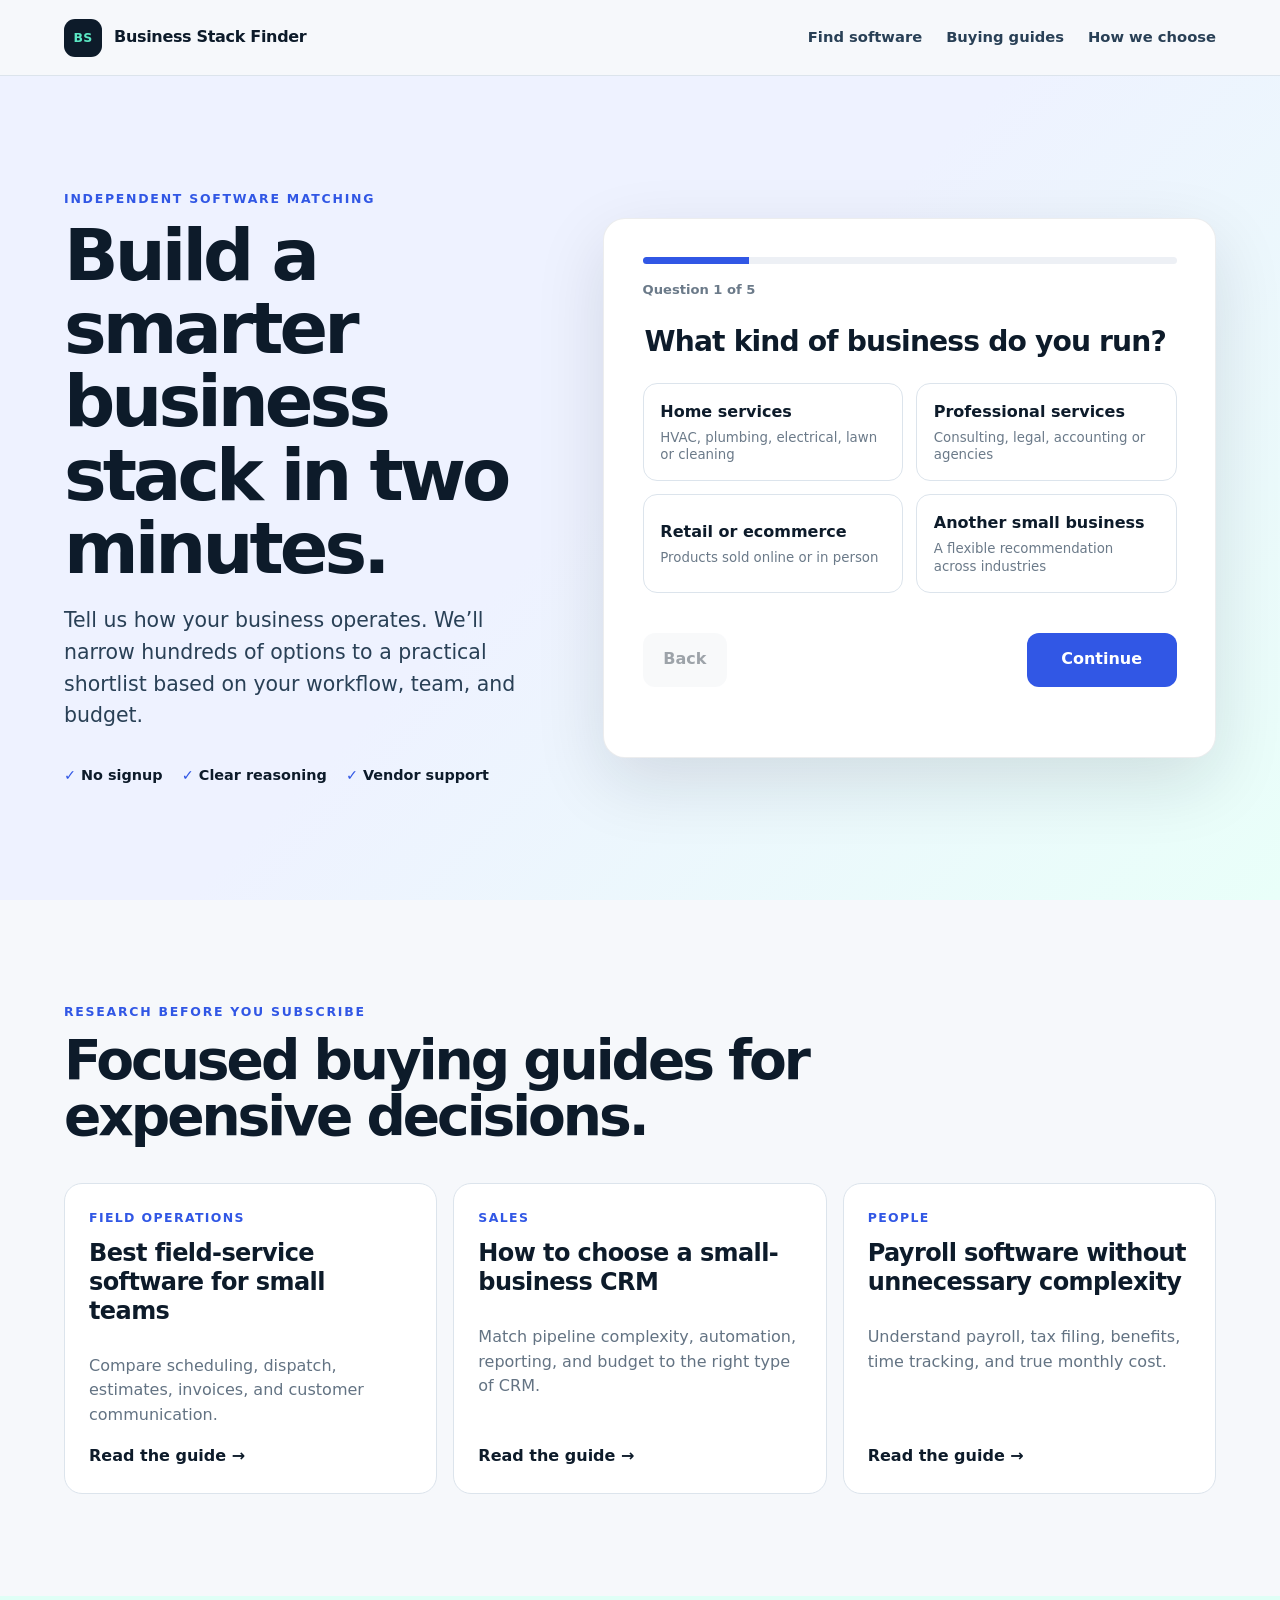
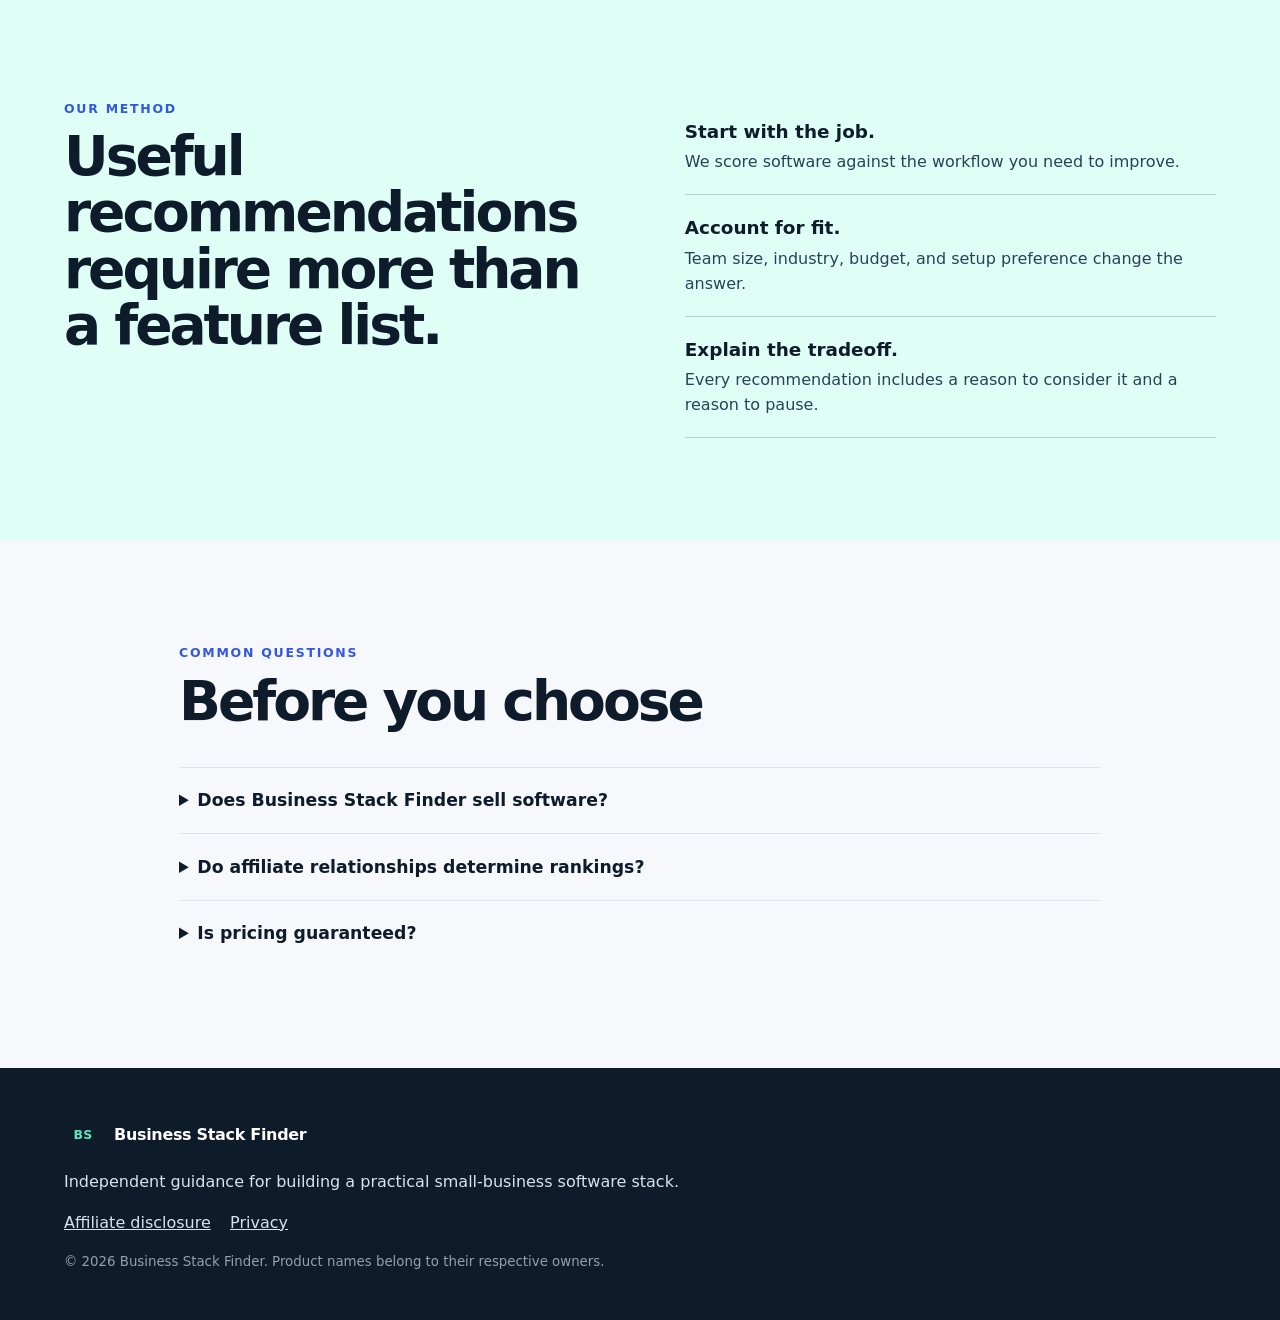
<file: index.html>
<!doctype html>
<html lang="en">
<head>
  <meta charset="utf-8">
  <meta name="viewport" content="width=device-width,initial-scale=1">
  <title>Business Stack Finder | Find the Right Software for Your Business</title>
  <meta name="description" content="Answer five practical questions and get a focused small-business software shortlist for CRM, scheduling, payroll, invoicing, ecommerce, and marketing.">
  <meta name="robots" content="index,follow">
  <link rel="canonical" href="/">
  <link rel="stylesheet" href="styles.css">
  <link rel="icon" type="image/svg+xml" href="data:image/svg+xml,%3Csvg xmlns='http://www.w3.org/2000/svg' viewBox='0 0 64 64'%3E%3Crect width='64' height='64' rx='16' fill='%230d1b2a'/%3E%3Cpath d='M16 18h32v8H16zm0 12h22v8H16zm0 12h14v8H16z' fill='%235be7c4'/%3E%3C/svg%3E">
  <script type="application/ld+json">{"@context":"https://schema.org","@type":"WebApplication","name":"Business Stack Finder","applicationCategory":"BusinessApplication","description":"An independent software matching tool for small businesses.","operatingSystem":"Web"}</script>
</head>
<body>
  <a class="skip-link" href="#matcher">Skip to software matcher</a>
  <header class="site-header">
    <a class="brand" href="/" aria-label="Business Stack Finder home"><span class="brand-mark">BS</span><span>Business Stack Finder</span></a>
    <nav aria-label="Main navigation">
      <a href="#matcher">Find software</a>
      <a href="#guides">Buying guides</a>
      <a href="#method">How we choose</a>
    </nav>
  </header>

  <main>
    <section class="matcher-shell" id="matcher">
      <div class="intro">
        <p class="eyebrow">Independent software matching</p>
        <h1>Build a smarter business stack in two minutes.</h1>
        <p class="lede">Tell us how your business operates. We’ll narrow hundreds of options to a practical shortlist based on your workflow, team, and budget.</p>
        <div class="trust-row" aria-label="Benefits">
          <span>✓ No signup</span><span>✓ Clear reasoning</span><span>✓ Vendor support</span>
        </div>
      </div>

      <form class="matcher-card" id="stack-form">
        <div class="progress"><span id="progress-bar"></span></div>
        <p class="step-count" id="step-count">Question 1 of 5</p>

        <fieldset class="question active" data-step="1">
          <legend>What kind of business do you run?</legend>
          <div class="choice-grid">
            <label><input type="radio" name="industry" value="field" required><span><b>Home services</b><small>HVAC, plumbing, electrical, lawn or cleaning</small></span></label>
            <label><input type="radio" name="industry" value="professional"><span><b>Professional services</b><small>Consulting, legal, accounting or agencies</small></span></label>
            <label><input type="radio" name="industry" value="retail"><span><b>Retail or ecommerce</b><small>Products sold online or in person</small></span></label>
            <label><input type="radio" name="industry" value="general"><span><b>Another small business</b><small>A flexible recommendation across industries</small></span></label>
          </div>
        </fieldset>

        <fieldset class="question" data-step="2">
          <legend>How large is your team?</legend>
          <div class="choice-row">
            <label><input type="radio" name="team" value="solo" required><span>Just me</span></label>
            <label><input type="radio" name="team" value="small"><span>2–10</span></label>
            <label><input type="radio" name="team" value="growing"><span>11–50</span></label>
            <label><input type="radio" name="team" value="large"><span>51+</span></label>
          </div>
        </fieldset>

        <fieldset class="question" data-step="3">
          <legend>What do you most need to improve?</legend>
          <div class="choice-grid compact">
            <label><input type="radio" name="priority" value="crm" required><span><b>Sales and CRM</b><small>Track leads and follow-ups</small></span></label>
            <label><input type="radio" name="priority" value="scheduling"><span><b>Scheduling</b><small>Book, dispatch and manage jobs</small></span></label>
            <label><input type="radio" name="priority" value="payroll"><span><b>Payroll and people</b><small>Pay and manage a team</small></span></label>
            <label><input type="radio" name="priority" value="commerce"><span><b>Online sales</b><small>Launch or improve a store</small></span></label>
            <label><input type="radio" name="priority" value="invoicing"><span><b>Invoicing</b><small>Quote, bill and collect</small></span></label>
            <label><input type="radio" name="priority" value="marketing"><span><b>Marketing</b><small>Generate more qualified traffic</small></span></label>
          </div>
        </fieldset>

        <fieldset class="question" data-step="4">
          <legend>What is your monthly software budget?</legend>
          <div class="choice-row">
            <label><input type="radio" name="budget" value="lean" required><span>Under $50</span></label>
            <label><input type="radio" name="budget" value="standard"><span>$50–$200</span></label>
            <label><input type="radio" name="budget" value="premium"><span>$200–$500</span></label>
            <label><input type="radio" name="budget" value="flexible"><span>Flexible</span></label>
          </div>
        </fieldset>

        <fieldset class="question" data-step="5">
          <legend>Which approach sounds better?</legend>
          <div class="choice-grid">
            <label><input type="radio" name="approach" value="simple" required><span><b>Keep it simple</b><small>Fewer tools and an easier setup</small></span></label>
            <label><input type="radio" name="approach" value="best"><span><b>Use the best specialist</b><small>Combine tools for stronger capabilities</small></span></label>
          </div>
        </fieldset>

        <div class="form-actions">
          <button class="button secondary" type="button" id="back" disabled>Back</button>
          <button class="button primary" type="button" id="next">Continue</button>
        </div>
        <p class="form-error" id="form-error" role="alert"></p>
      </form>
    </section>

    <section class="results-section" id="results" hidden aria-live="polite">
      <div class="section-heading">
        <p class="eyebrow">Your shortlist</p>
        <h2>Three tools worth evaluating first</h2>
        <p>Recommendations reflect your answers, not sponsorship. Always verify current pricing and features with the vendor.</p>
      </div>
      <div class="result-grid" id="result-grid"></div>
      <button class="text-button" id="restart" type="button">Start over</button>
    </section>

    <section class="guides-section" id="guides">
      <div class="section-heading">
        <p class="eyebrow">Research before you subscribe</p>
        <h2>Focused buying guides for expensive decisions.</h2>
      </div>
      <div class="guide-grid">
        <a class="guide-card" href="guides/field-service-software.html"><span>Field operations</span><h3>Best field-service software for small teams</h3><p>Compare scheduling, dispatch, estimates, invoices, and customer communication.</p><b>Read the guide →</b></a>
        <a class="guide-card" href="guides/crm-small-business.html"><span>Sales</span><h3>How to choose a small-business CRM</h3><p>Match pipeline complexity, automation, reporting, and budget to the right type of CRM.</p><b>Read the guide →</b></a>
        <a class="guide-card" href="guides/payroll-software.html"><span>People</span><h3>Payroll software without unnecessary complexity</h3><p>Understand payroll, tax filing, benefits, time tracking, and true monthly cost.</p><b>Read the guide →</b></a>
      </div>
    </section>

    <section class="method-section" id="method">
      <div>
        <p class="eyebrow">Our method</p>
        <h2>Useful recommendations require more than a feature list.</h2>
      </div>
      <ol>
        <li><b>Start with the job.</b><span>We score software against the workflow you need to improve.</span></li>
        <li><b>Account for fit.</b><span>Team size, industry, budget, and setup preference change the answer.</span></li>
        <li><b>Explain the tradeoff.</b><span>Every recommendation includes a reason to consider it and a reason to pause.</span></li>
      </ol>
    </section>

    <section class="faq-section">
      <div class="section-heading"><p class="eyebrow">Common questions</p><h2>Before you choose</h2></div>
      <details><summary>Does Business Stack Finder sell software?</summary><p>No. Purchases, subscriptions, cancellations, refunds, onboarding, and customer support are handled by the software provider.</p></details>
      <details><summary>Do affiliate relationships determine rankings?</summary><p>No. Recommendations are generated from the answers provided and our published selection criteria. We may earn a commission from certain outbound links without increasing your price.</p></details>
      <details><summary>Is pricing guaranteed?</summary><p>No. Software vendors can change prices, plans, and features at any time. Confirm important details directly with the vendor before subscribing.</p></details>
    </section>
  </main>

  <footer>
    <div class="brand"><span class="brand-mark">BS</span><span>Business Stack Finder</span></div>
    <p>Independent guidance for building a practical small-business software stack.</p>
    <div><a href="disclosure.html">Affiliate disclosure</a><a href="privacy.html">Privacy</a></div>
    <small>© <span id="year"></span> Business Stack Finder. Product names belong to their respective owners.</small>
  </footer>
  <script src="app.js"></script>
</body>
</html>
</file>
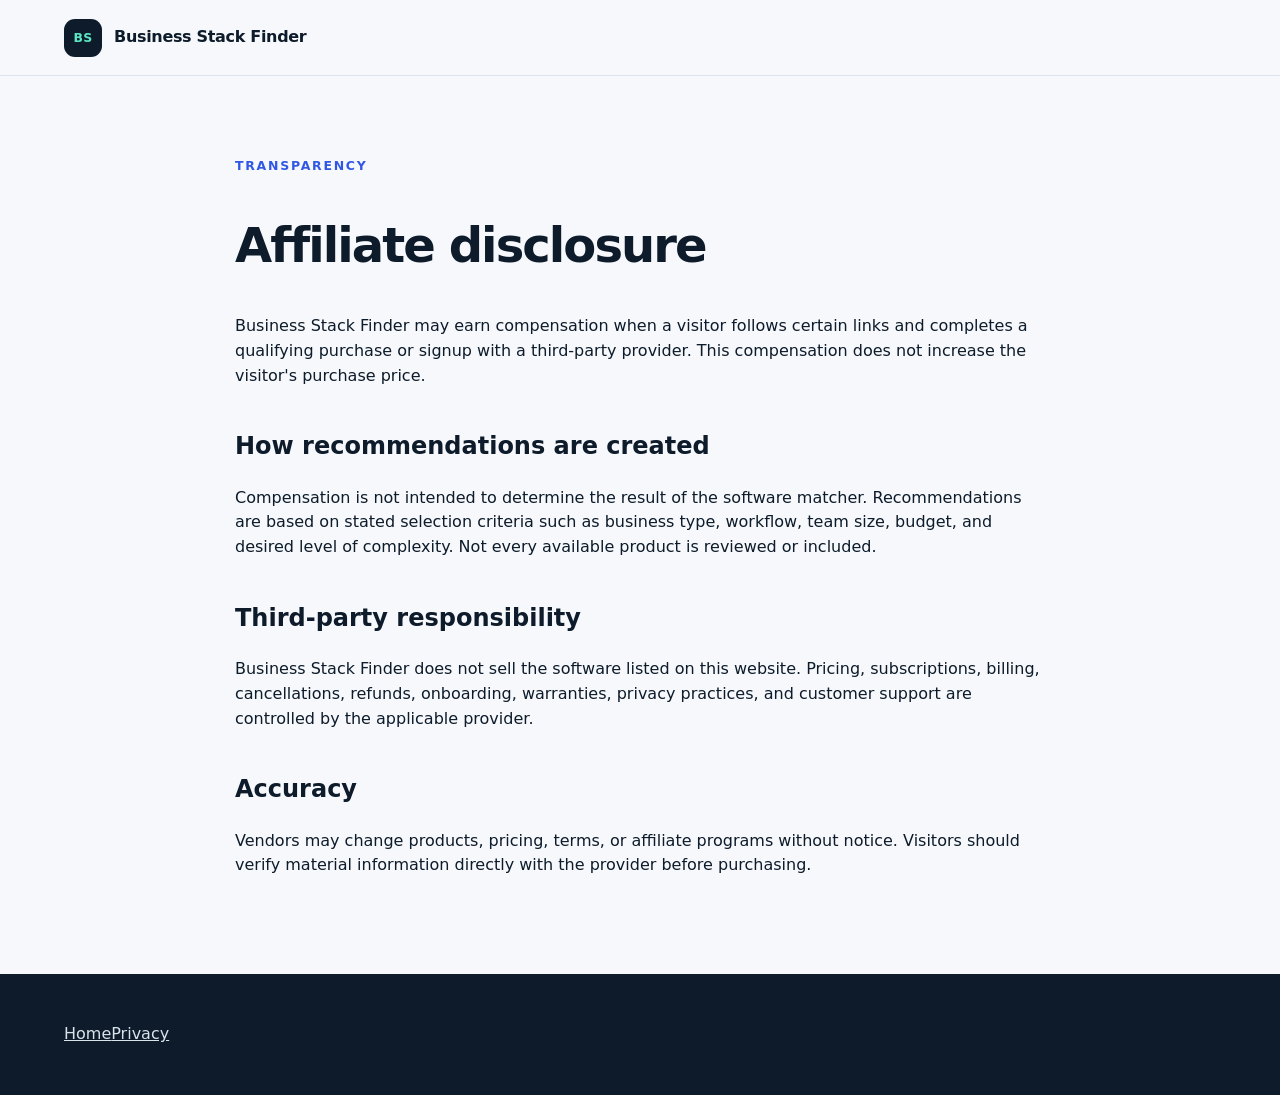
<file: disclosure.html>
<!doctype html><html lang="en"><head><meta charset="utf-8"><meta name="viewport" content="width=device-width,initial-scale=1"><title>Affiliate Disclosure | Business Stack Finder</title><meta name="description" content="How Business Stack Finder may earn compensation from referrals."><link rel="stylesheet" href="styles.css"></head><body><header class="site-header"><a class="brand" href="index.html"><span class="brand-mark">BS</span><span>Business Stack Finder</span></a></header><main class="legal-page"><p class="eyebrow">Transparency</p><h1>Affiliate disclosure</h1><p>Business Stack Finder may earn compensation when a visitor follows certain links and completes a qualifying purchase or signup with a third-party provider. This compensation does not increase the visitor's purchase price.</p><h2>How recommendations are created</h2><p>Compensation is not intended to determine the result of the software matcher. Recommendations are based on stated selection criteria such as business type, workflow, team size, budget, and desired level of complexity. Not every available product is reviewed or included.</p><h2>Third-party responsibility</h2><p>Business Stack Finder does not sell the software listed on this website. Pricing, subscriptions, billing, cancellations, refunds, onboarding, warranties, privacy practices, and customer support are controlled by the applicable provider.</p><h2>Accuracy</h2><p>Vendors may change products, pricing, terms, or affiliate programs without notice. Visitors should verify material information directly with the provider before purchasing.</p></main><footer><div><a href="index.html">Home</a><a href="privacy.html">Privacy</a></div></footer></body></html>
</file>
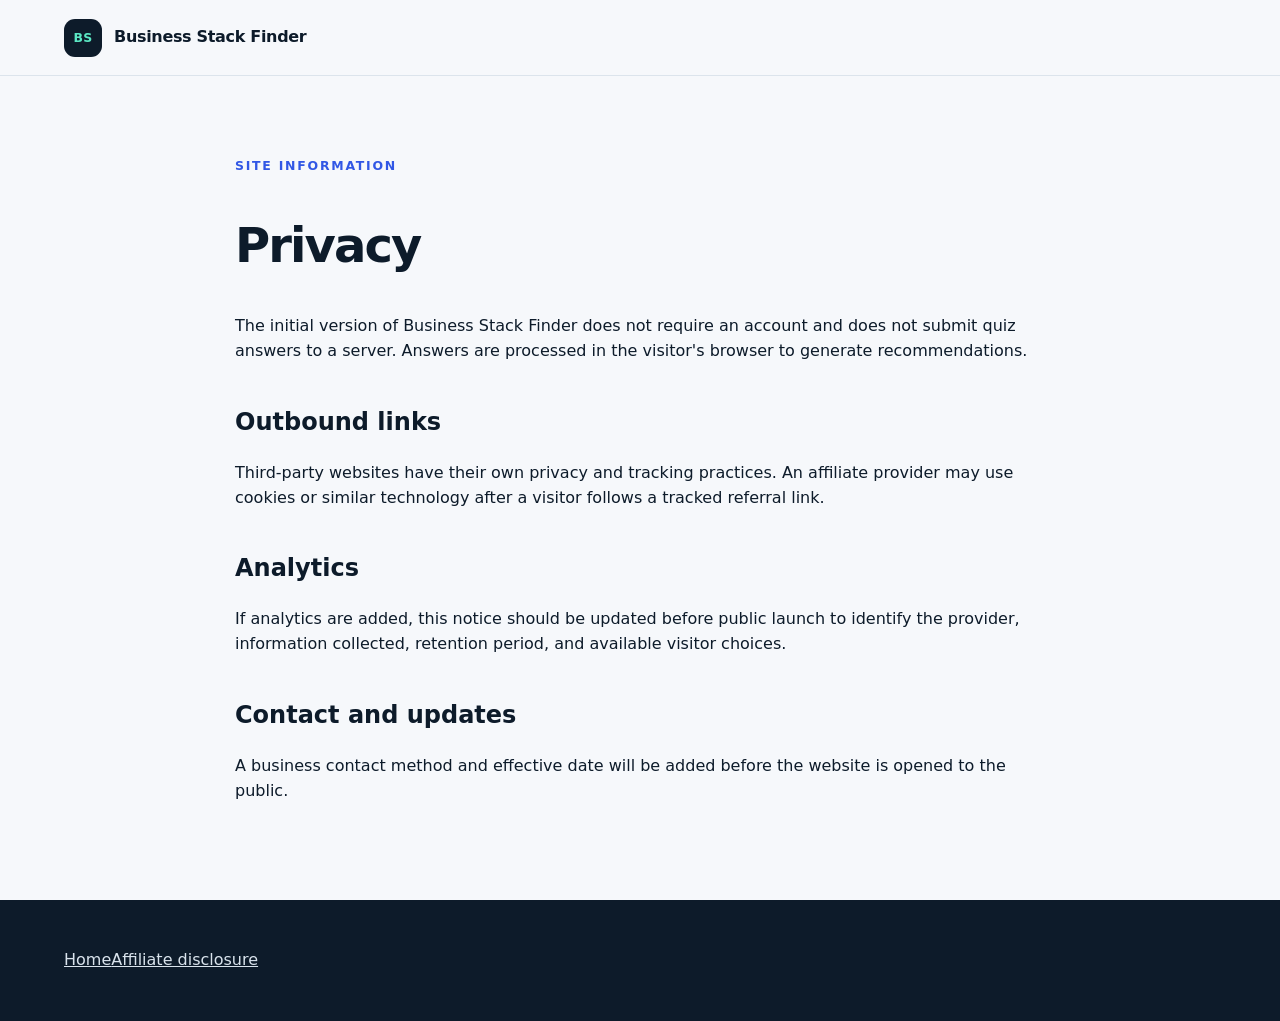
<file: privacy.html>
<!doctype html><html lang="en"><head><meta charset="utf-8"><meta name="viewport" content="width=device-width,initial-scale=1"><title>Privacy | Business Stack Finder</title><meta name="description" content="Privacy information for Business Stack Finder."><link rel="stylesheet" href="styles.css"></head><body><header class="site-header"><a class="brand" href="index.html"><span class="brand-mark">BS</span><span>Business Stack Finder</span></a></header><main class="legal-page"><p class="eyebrow">Site information</p><h1>Privacy</h1><p>The initial version of Business Stack Finder does not require an account and does not submit quiz answers to a server. Answers are processed in the visitor's browser to generate recommendations.</p><h2>Outbound links</h2><p>Third-party websites have their own privacy and tracking practices. An affiliate provider may use cookies or similar technology after a visitor follows a tracked referral link.</p><h2>Analytics</h2><p>If analytics are added, this notice should be updated before public launch to identify the provider, information collected, retention period, and available visitor choices.</p><h2>Contact and updates</h2><p>A business contact method and effective date will be added before the website is opened to the public.</p></main><footer><div><a href="index.html">Home</a><a href="disclosure.html">Affiliate disclosure</a></div></footer></body></html>
</file>
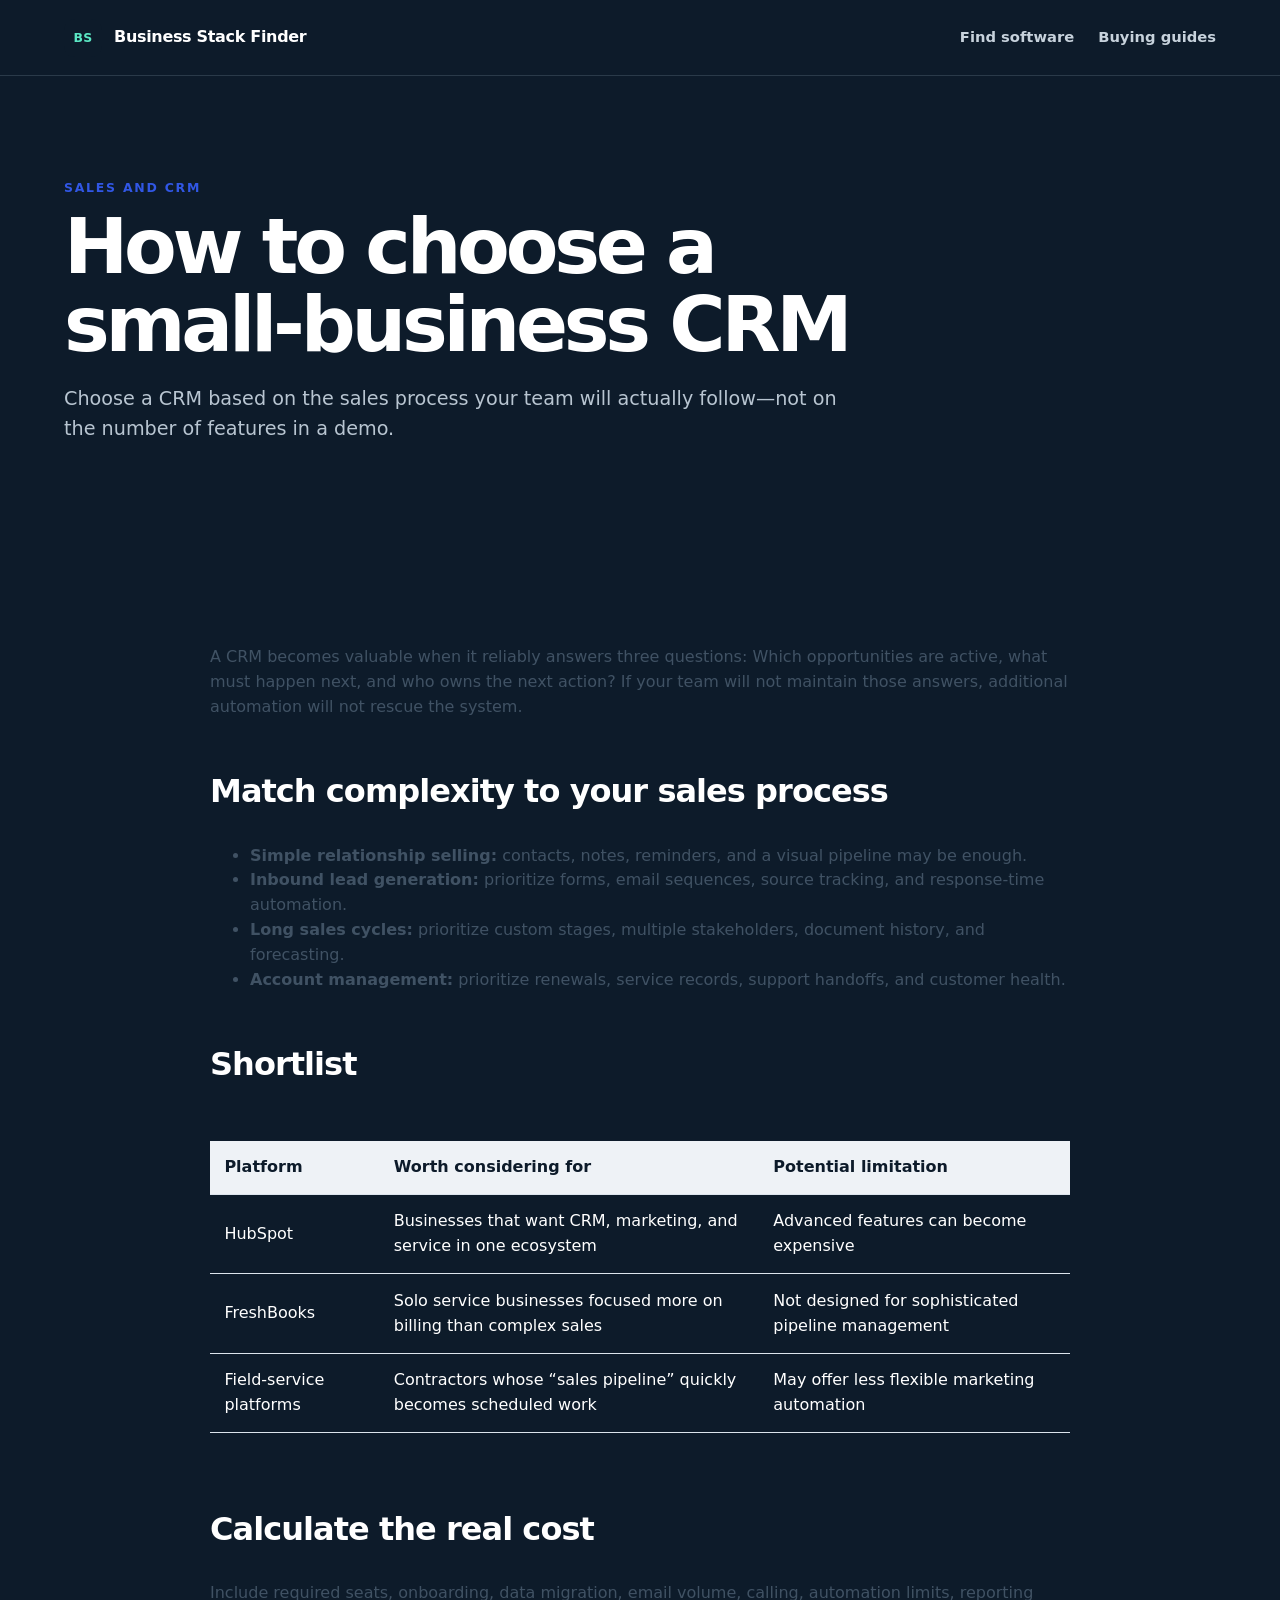
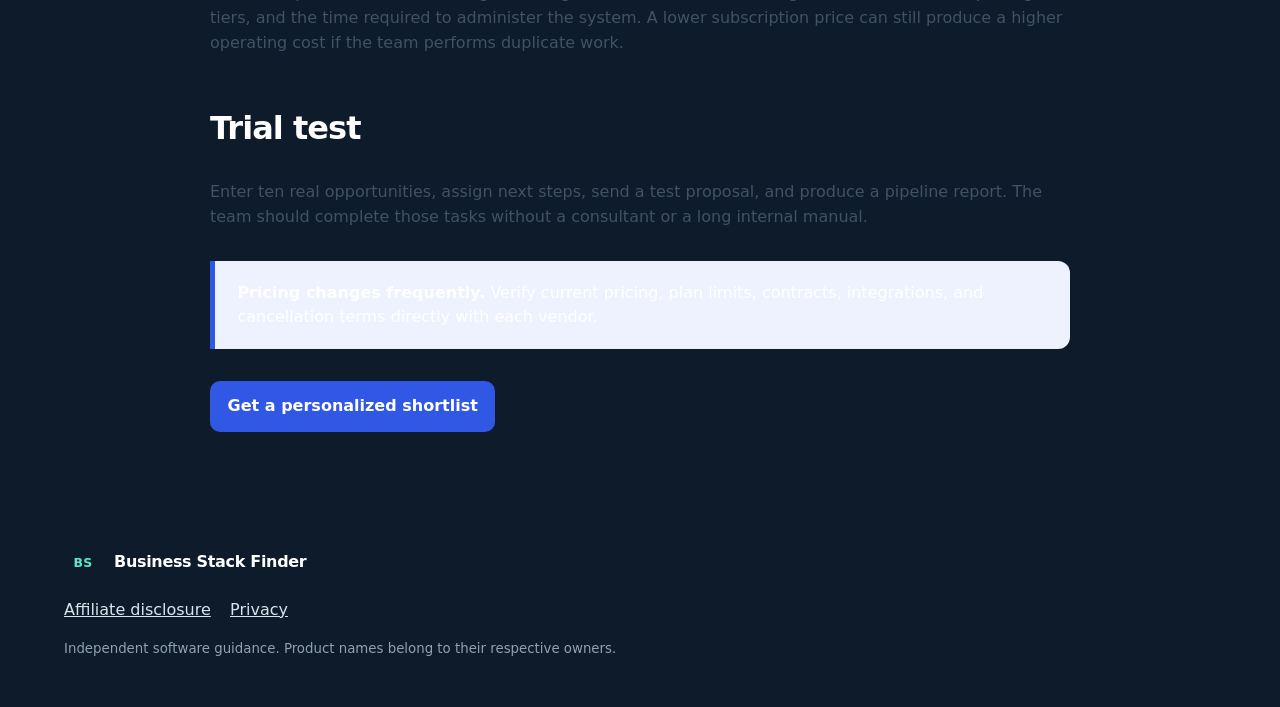
<file: guides/crm-small-business.html>
<!doctype html><html lang="en"><head><meta charset="utf-8"><meta name="viewport" content="width=device-width,initial-scale=1"><title>How to choose a small-business CRM | Business Stack Finder</title><meta name="description" content="Choose a CRM based on the sales process your team will actually follow—not on the number of features in a demo."><link rel="stylesheet" href="../styles.css"><link rel="icon" type="image/svg+xml" href="data:image/svg+xml,%3Csvg xmlns='http://www.w3.org/2000/svg' viewBox='0 0 64 64'%3E%3Crect width='64' height='64' rx='16' fill='%230d1b2a'/%3E%3Cpath d='M16 18h32v8H16zm0 12h22v8H16zm0 12h14v8H16z' fill='%235be7c4'/%3E%3C/svg%3E"></head><body class="article-header"><header class="site-header"><a class="brand" href="../index.html"><span class="brand-mark">BS</span><span>Business Stack Finder</span></a><nav><a href="../index.html#matcher">Find software</a><a href="../index.html#guides">Buying guides</a></nav></header><main class="article-main"><section class="article-hero"><div><p class="eyebrow">Sales and CRM</p><h1>How to choose a small-business CRM</h1><p>Choose a CRM based on the sales process your team will actually follow—not on the number of features in a demo.</p></div></section><article class="article-body"><p>A CRM becomes valuable when it reliably answers three questions: Which opportunities are active, what must happen next, and who owns the next action? If your team will not maintain those answers, additional automation will not rescue the system.</p><h2>Match complexity to your sales process</h2><ul><li><b>Simple relationship selling:</b> contacts, notes, reminders, and a visual pipeline may be enough.</li><li><b>Inbound lead generation:</b> prioritize forms, email sequences, source tracking, and response-time automation.</li><li><b>Long sales cycles:</b> prioritize custom stages, multiple stakeholders, document history, and forecasting.</li><li><b>Account management:</b> prioritize renewals, service records, support handoffs, and customer health.</li></ul><h2>Shortlist</h2><div class="table-wrap"><table class="comparison-table"><thead><tr><th>Platform</th><th>Worth considering for</th><th>Potential limitation</th></tr></thead><tbody><tr><td>HubSpot</td><td>Businesses that want CRM, marketing, and service in one ecosystem</td><td>Advanced features can become expensive</td></tr><tr><td>FreshBooks</td><td>Solo service businesses focused more on billing than complex sales</td><td>Not designed for sophisticated pipeline management</td></tr><tr><td>Field-service platforms</td><td>Contractors whose “sales pipeline” quickly becomes scheduled work</td><td>May offer less flexible marketing automation</td></tr></tbody></table></div><h2>Calculate the real cost</h2><p>Include required seats, onboarding, data migration, email volume, calling, automation limits, reporting tiers, and the time required to administer the system. A lower subscription price can still produce a higher operating cost if the team performs duplicate work.</p><h2>Trial test</h2><p>Enter ten real opportunities, assign next steps, send a test proposal, and produce a pipeline report. The team should complete those tasks without a consultant or a long internal manual.</p><div class="callout"><b>Pricing changes frequently.</b> Verify current pricing, plan limits, contracts, integrations, and cancellation terms directly with each vendor.</div><a class="article-cta" href="../index.html#matcher">Get a personalized shortlist</a></article></main><footer><div class="brand"><span class="brand-mark">BS</span><span>Business Stack Finder</span></div><div><a href="../disclosure.html">Affiliate disclosure</a><a href="../privacy.html">Privacy</a></div><small>Independent software guidance. Product names belong to their respective owners.</small></footer></body></html>
</file>
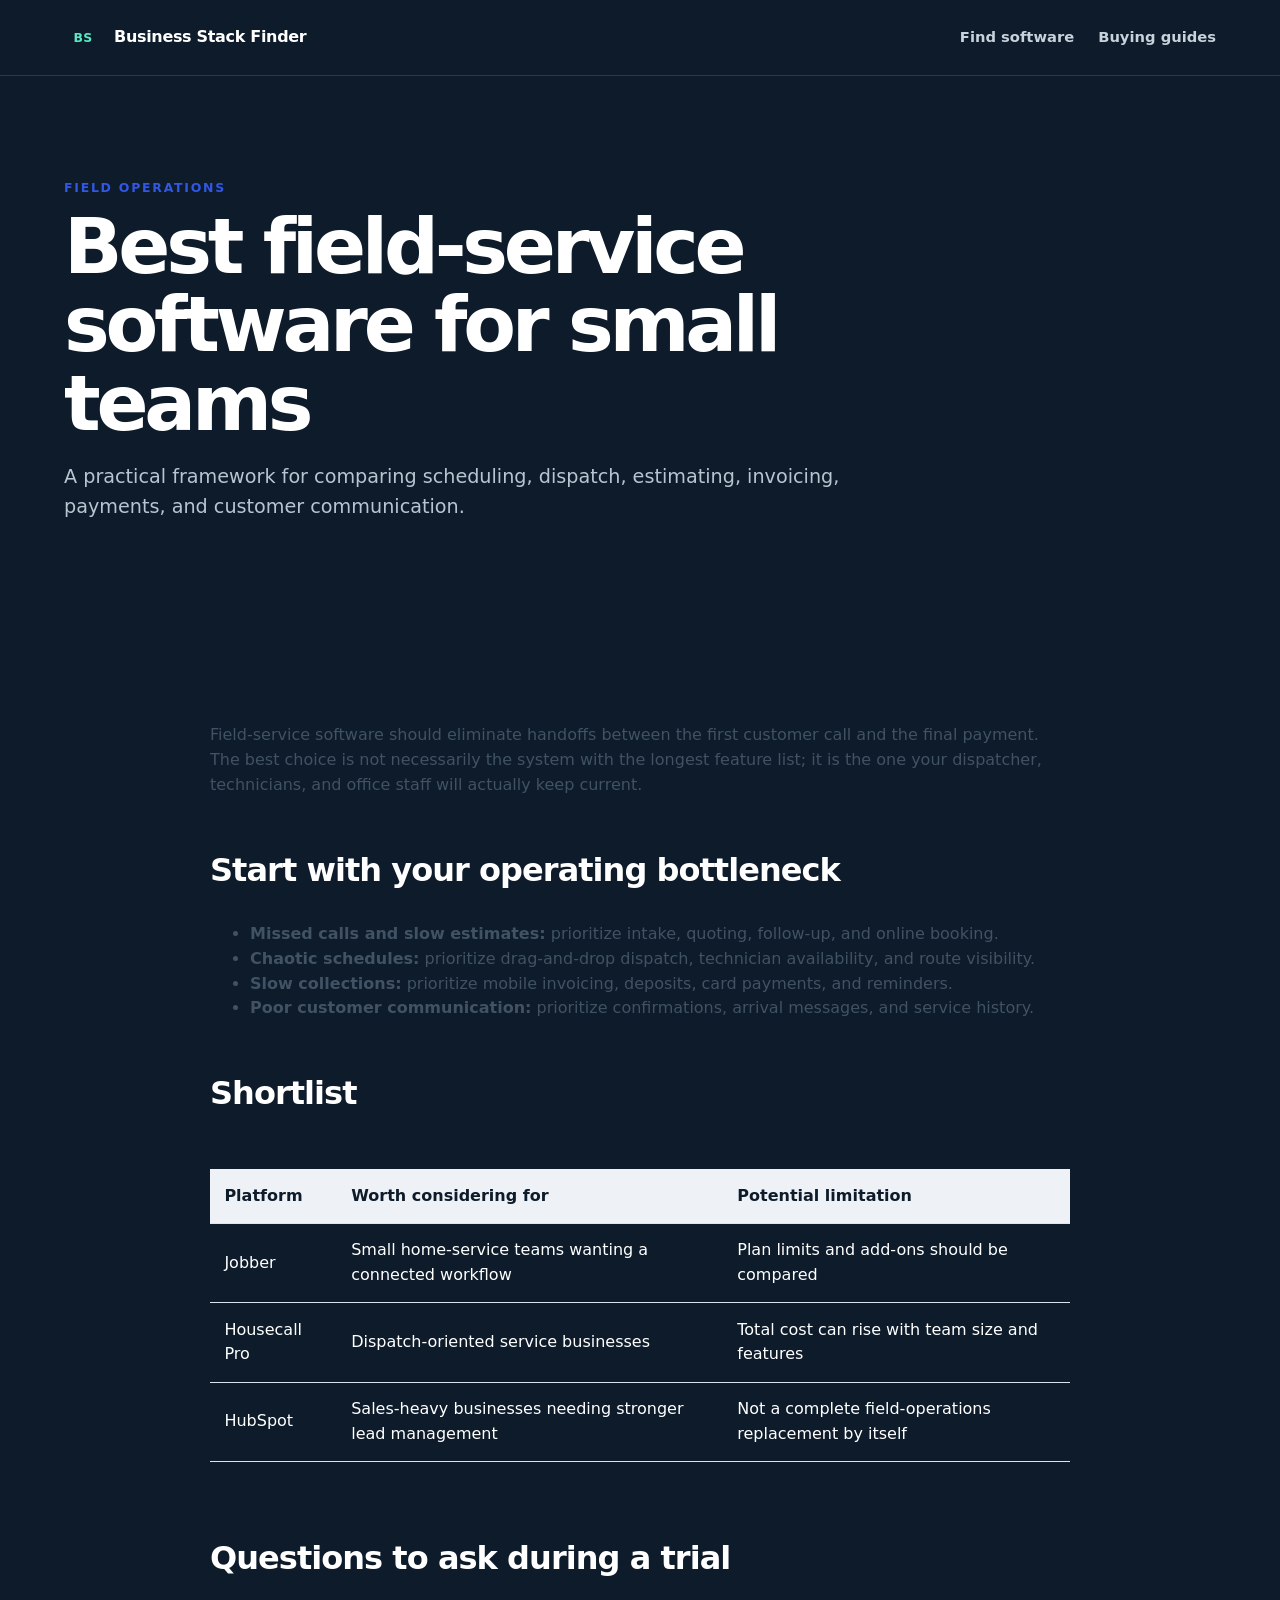
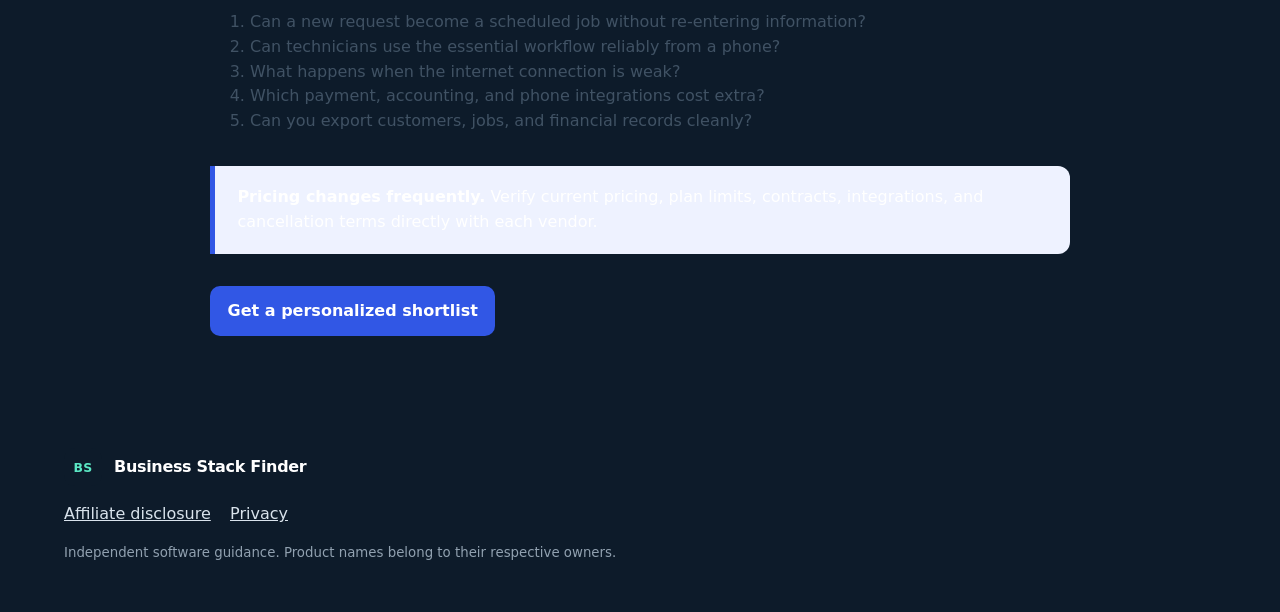
<file: guides/field-service-software.html>
<!doctype html><html lang="en"><head><meta charset="utf-8"><meta name="viewport" content="width=device-width,initial-scale=1"><title>Best field-service software for small teams | Business Stack Finder</title><meta name="description" content="A practical framework for comparing scheduling, dispatch, estimating, invoicing, payments, and customer communication."><link rel="stylesheet" href="../styles.css"><link rel="icon" type="image/svg+xml" href="data:image/svg+xml,%3Csvg xmlns='http://www.w3.org/2000/svg' viewBox='0 0 64 64'%3E%3Crect width='64' height='64' rx='16' fill='%230d1b2a'/%3E%3Cpath d='M16 18h32v8H16zm0 12h22v8H16zm0 12h14v8H16z' fill='%235be7c4'/%3E%3C/svg%3E"></head><body class="article-header"><header class="site-header"><a class="brand" href="../index.html"><span class="brand-mark">BS</span><span>Business Stack Finder</span></a><nav><a href="../index.html#matcher">Find software</a><a href="../index.html#guides">Buying guides</a></nav></header><main class="article-main"><section class="article-hero"><div><p class="eyebrow">Field operations</p><h1>Best field-service software for small teams</h1><p>A practical framework for comparing scheduling, dispatch, estimating, invoicing, payments, and customer communication.</p></div></section><article class="article-body"><p>Field-service software should eliminate handoffs between the first customer call and the final payment. The best choice is not necessarily the system with the longest feature list; it is the one your dispatcher, technicians, and office staff will actually keep current.</p><h2>Start with your operating bottleneck</h2><ul><li><b>Missed calls and slow estimates:</b> prioritize intake, quoting, follow-up, and online booking.</li><li><b>Chaotic schedules:</b> prioritize drag-and-drop dispatch, technician availability, and route visibility.</li><li><b>Slow collections:</b> prioritize mobile invoicing, deposits, card payments, and reminders.</li><li><b>Poor customer communication:</b> prioritize confirmations, arrival messages, and service history.</li></ul><h2>Shortlist</h2><div class="table-wrap"><table class="comparison-table"><thead><tr><th>Platform</th><th>Worth considering for</th><th>Potential limitation</th></tr></thead><tbody><tr><td>Jobber</td><td>Small home-service teams wanting a connected workflow</td><td>Plan limits and add-ons should be compared</td></tr><tr><td>Housecall Pro</td><td>Dispatch-oriented service businesses</td><td>Total cost can rise with team size and features</td></tr><tr><td>HubSpot</td><td>Sales-heavy businesses needing stronger lead management</td><td>Not a complete field-operations replacement by itself</td></tr></tbody></table></div><h2>Questions to ask during a trial</h2><ol><li>Can a new request become a scheduled job without re-entering information?</li><li>Can technicians use the essential workflow reliably from a phone?</li><li>What happens when the internet connection is weak?</li><li>Which payment, accounting, and phone integrations cost extra?</li><li>Can you export customers, jobs, and financial records cleanly?</li></ol><div class="callout"><b>Pricing changes frequently.</b> Verify current pricing, plan limits, contracts, integrations, and cancellation terms directly with each vendor.</div><a class="article-cta" href="../index.html#matcher">Get a personalized shortlist</a></article></main><footer><div class="brand"><span class="brand-mark">BS</span><span>Business Stack Finder</span></div><div><a href="../disclosure.html">Affiliate disclosure</a><a href="../privacy.html">Privacy</a></div><small>Independent software guidance. Product names belong to their respective owners.</small></footer></body></html>
</file>
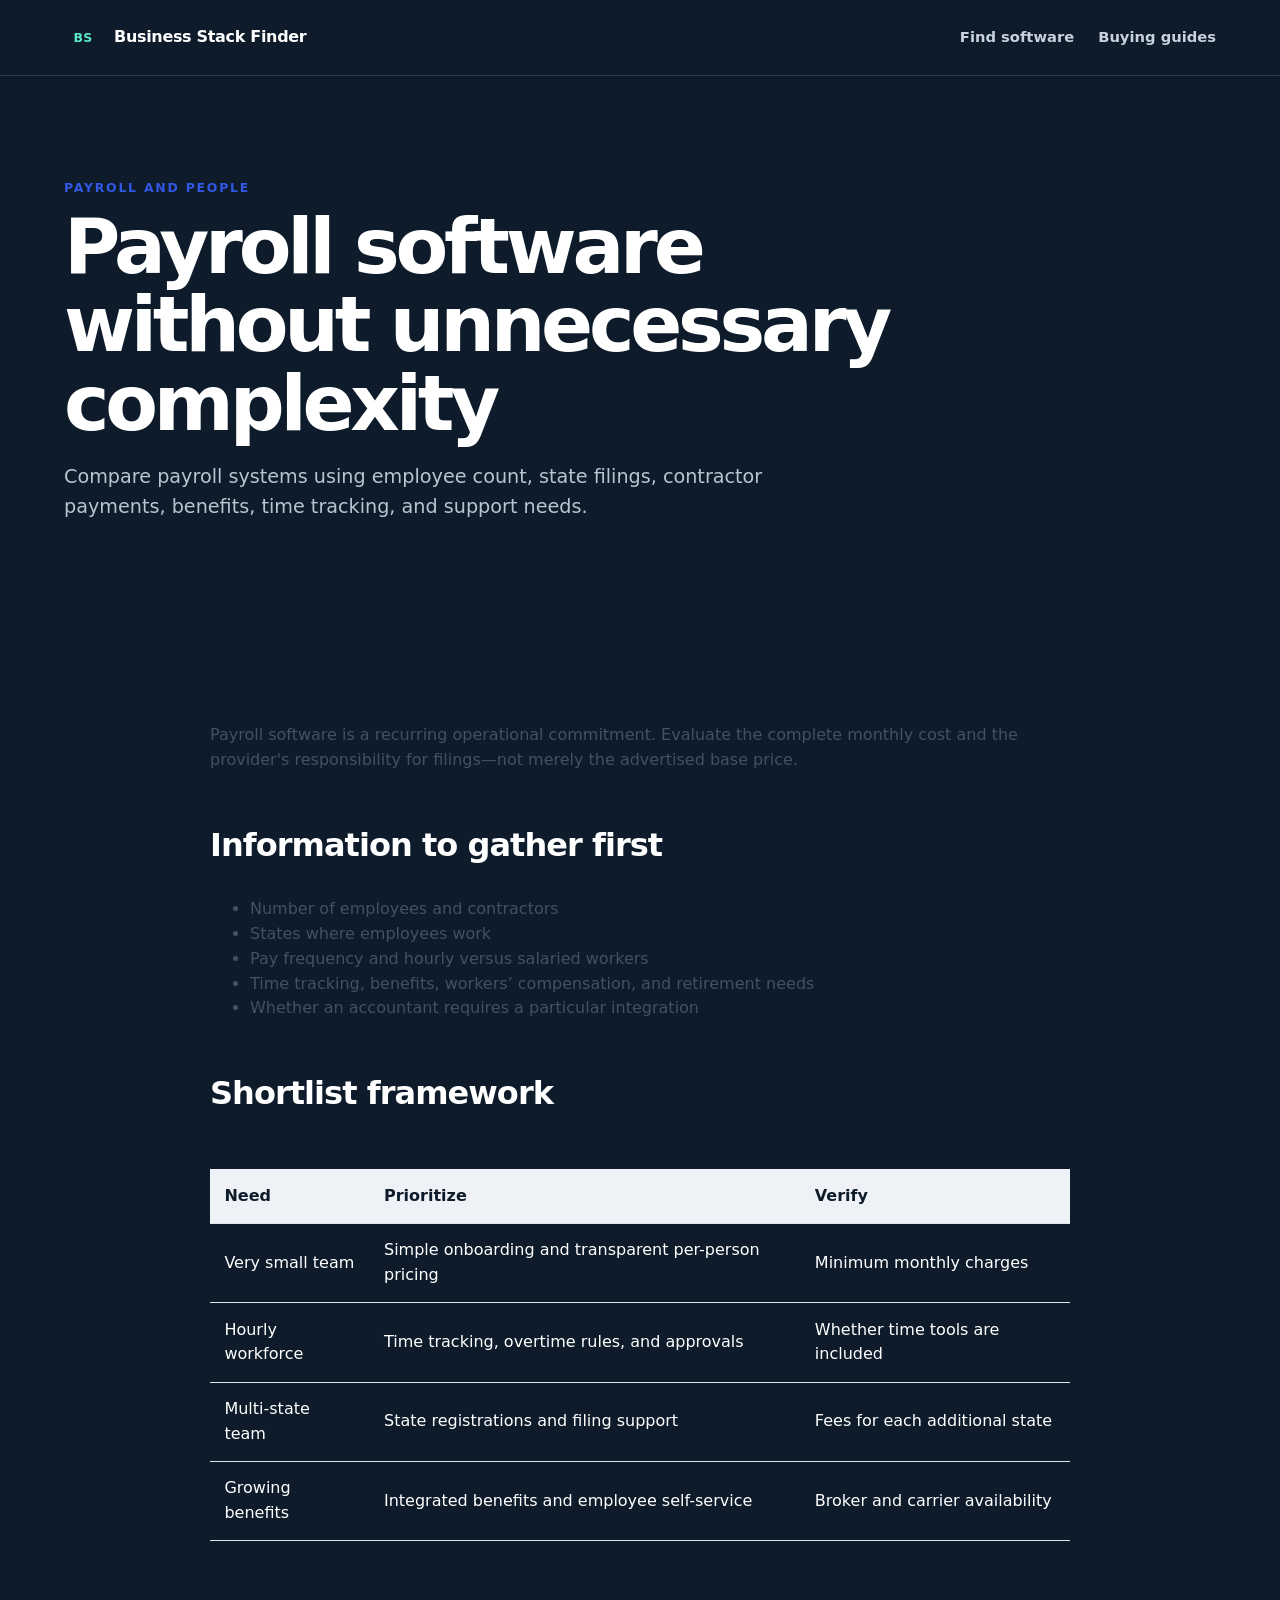
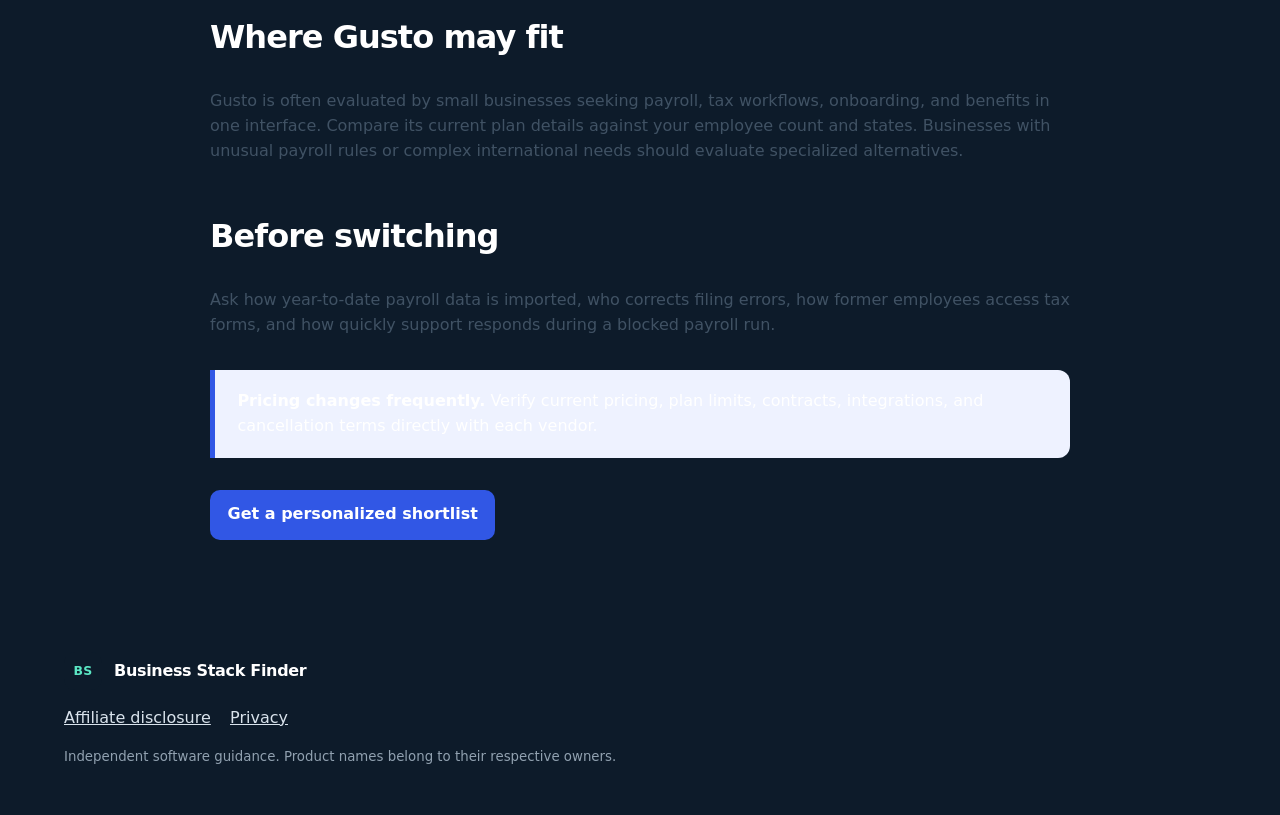
<file: guides/payroll-software.html>
<!doctype html><html lang="en"><head><meta charset="utf-8"><meta name="viewport" content="width=device-width,initial-scale=1"><title>Payroll software without unnecessary complexity | Business Stack Finder</title><meta name="description" content="Compare payroll systems using employee count, state filings, contractor payments, benefits, time tracking, and support needs."><link rel="stylesheet" href="../styles.css"><link rel="icon" type="image/svg+xml" href="data:image/svg+xml,%3Csvg xmlns='http://www.w3.org/2000/svg' viewBox='0 0 64 64'%3E%3Crect width='64' height='64' rx='16' fill='%230d1b2a'/%3E%3Cpath d='M16 18h32v8H16zm0 12h22v8H16zm0 12h14v8H16z' fill='%235be7c4'/%3E%3C/svg%3E"></head><body class="article-header"><header class="site-header"><a class="brand" href="../index.html"><span class="brand-mark">BS</span><span>Business Stack Finder</span></a><nav><a href="../index.html#matcher">Find software</a><a href="../index.html#guides">Buying guides</a></nav></header><main class="article-main"><section class="article-hero"><div><p class="eyebrow">Payroll and people</p><h1>Payroll software without unnecessary complexity</h1><p>Compare payroll systems using employee count, state filings, contractor payments, benefits, time tracking, and support needs.</p></div></section><article class="article-body"><p>Payroll software is a recurring operational commitment. Evaluate the complete monthly cost and the provider's responsibility for filings—not merely the advertised base price.</p><h2>Information to gather first</h2><ul><li>Number of employees and contractors</li><li>States where employees work</li><li>Pay frequency and hourly versus salaried workers</li><li>Time tracking, benefits, workers’ compensation, and retirement needs</li><li>Whether an accountant requires a particular integration</li></ul><h2>Shortlist framework</h2><div class="table-wrap"><table class="comparison-table"><thead><tr><th>Need</th><th>Prioritize</th><th>Verify</th></tr></thead><tbody><tr><td>Very small team</td><td>Simple onboarding and transparent per-person pricing</td><td>Minimum monthly charges</td></tr><tr><td>Hourly workforce</td><td>Time tracking, overtime rules, and approvals</td><td>Whether time tools are included</td></tr><tr><td>Multi-state team</td><td>State registrations and filing support</td><td>Fees for each additional state</td></tr><tr><td>Growing benefits</td><td>Integrated benefits and employee self-service</td><td>Broker and carrier availability</td></tr></tbody></table></div><h2>Where Gusto may fit</h2><p>Gusto is often evaluated by small businesses seeking payroll, tax workflows, onboarding, and benefits in one interface. Compare its current plan details against your employee count and states. Businesses with unusual payroll rules or complex international needs should evaluate specialized alternatives.</p><h2>Before switching</h2><p>Ask how year-to-date payroll data is imported, who corrects filing errors, how former employees access tax forms, and how quickly support responds during a blocked payroll run.</p><div class="callout"><b>Pricing changes frequently.</b> Verify current pricing, plan limits, contracts, integrations, and cancellation terms directly with each vendor.</div><a class="article-cta" href="../index.html#matcher">Get a personalized shortlist</a></article></main><footer><div class="brand"><span class="brand-mark">BS</span><span>Business Stack Finder</span></div><div><a href="../disclosure.html">Affiliate disclosure</a><a href="../privacy.html">Privacy</a></div><small>Independent software guidance. Product names belong to their respective owners.</small></footer></body></html>
</file>
<file: styles.css>
:root{--ink:#0d1b2a;--ink-2:#294056;--paper:#f6f8fb;--white:#fff;--mint:#5be7c4;--blue:#3157e5;--blue-dark:#233fb3;--line:#dce4ec;--amber:#ffc857;--shadow:0 24px 70px rgba(13,27,42,.12);--radius:22px}*{box-sizing:border-box}html{scroll-behavior:smooth}body{margin:0;color:var(--ink);background:var(--paper);font-family:Inter,ui-sans-serif,system-ui,-apple-system,BlinkMacSystemFont,"Segoe UI",sans-serif;font-size:16px;line-height:1.55}a{color:inherit}.skip-link{position:absolute;left:-9999px;top:1rem;background:var(--ink);color:#fff;padding:.7rem 1rem;z-index:20}.skip-link:focus{left:1rem}.site-header{height:76px;display:flex;align-items:center;justify-content:space-between;padding:0 max(5vw,1.25rem);background:rgba(246,248,251,.94);border-bottom:1px solid var(--line);position:sticky;top:0;z-index:10;backdrop-filter:blur(12px)}.brand{display:flex;align-items:center;gap:.75rem;text-decoration:none;font-weight:800;letter-spacing:-.02em}.brand-mark{display:grid;place-items:center;width:38px;height:38px;border-radius:11px;background:var(--ink);color:var(--mint);font-size:.78rem;letter-spacing:.03em}.site-header nav{display:flex;gap:1.5rem}.site-header nav a{text-decoration:none;color:var(--ink-2);font-weight:650;font-size:.92rem}.site-header nav a:hover{color:var(--blue)}main{overflow:hidden}.matcher-shell{min-height:calc(100vh - 76px);display:grid;grid-template-columns:minmax(0,.86fr) minmax(480px,1.14fr);gap:clamp(2rem,6vw,7rem);align-items:center;padding:clamp(3rem,7vw,7rem) max(5vw,1.25rem);background:linear-gradient(135deg,#eef2ff 0 48%,#e9fff9 100%)}.intro{max-width:620px}.eyebrow{margin:0 0 .65rem;color:var(--blue);text-transform:uppercase;letter-spacing:.14em;font-size:.78rem;font-weight:850}.intro h1,.section-heading h2,.method-section h2,.article-hero h1{margin:.1rem 0 1rem;letter-spacing:-.055em;line-height:1.02}.intro h1{font-size:clamp(3rem,5.6vw,5.8rem)}.lede{font-size:clamp(1.08rem,1.6vw,1.3rem);color:var(--ink-2);max-width:56ch}.trust-row{display:flex;flex-wrap:wrap;gap:1.2rem;margin-top:2rem;font-weight:750;font-size:.9rem}.trust-row span::first-letter{color:var(--blue)}.matcher-card{background:var(--white);border:1px solid rgba(13,27,42,.08);border-radius:var(--radius);padding:clamp(1.5rem,3vw,2.6rem);box-shadow:var(--shadow);min-height:540px;display:flex;flex-direction:column}.progress{height:7px;background:#edf0f5;border-radius:8px;overflow:hidden}.progress span{display:block;width:20%;height:100%;background:var(--blue);transition:width .25s ease}.step-count{color:#6b7a89;font-weight:700;font-size:.82rem;margin:1rem 0 1.6rem}.question{display:none;border:0;padding:0;margin:0}.question.active{display:block;animation:rise .25s ease}@keyframes rise{from{opacity:0;transform:translateY(8px)}to{opacity:1;transform:none}}legend{font-size:clamp(1.55rem,2.2vw,2.1rem);font-weight:850;line-height:1.15;letter-spacing:-.03em;margin-bottom:1.5rem}.choice-grid{display:grid;grid-template-columns:1fr 1fr;gap:.8rem}.choice-grid.compact{grid-template-columns:1fr 1fr}.choice-row{display:grid;grid-template-columns:1fr 1fr;gap:.8rem}.choice-grid label,.choice-row label{position:relative;cursor:pointer}.choice-grid input,.choice-row input{position:absolute;opacity:0;pointer-events:none}.choice-grid span,.choice-row span{height:100%;display:flex;flex-direction:column;justify-content:center;min-height:86px;border:1.5px solid var(--line);border-radius:14px;padding:1rem 1.05rem;transition:.15s ease;background:#fff}.choice-grid small{display:block;color:#6b7a89;margin-top:.25rem;line-height:1.35}.choice-grid input:checked+span,.choice-row input:checked+span{border-color:var(--blue);box-shadow:0 0 0 3px rgba(49,87,229,.12);background:#f7f8ff}.choice-grid input:focus-visible+span,.choice-row input:focus-visible+span{outline:3px solid var(--amber);outline-offset:2px}.form-actions{display:flex;justify-content:space-between;gap:1rem;margin-top:auto;padding-top:1.5rem}.button{border:0;border-radius:12px;padding:.9rem 1.3rem;font:inherit;font-weight:800;cursor:pointer}.button.primary{background:var(--blue);color:#fff;min-width:150px}.button.primary:hover{background:var(--blue-dark)}.button.secondary{background:#eef1f4;color:var(--ink)}.button:disabled{opacity:.4;cursor:not-allowed}.form-error{height:1.5rem;margin:.5rem 0 0;color:#b42318;font-weight:650;font-size:.88rem}.results-section,.guides-section,.faq-section{padding:clamp(4rem,8vw,8rem) max(5vw,1.25rem)}.results-section{background:var(--ink);color:#fff}.results-section .eyebrow{color:var(--mint)}.section-heading{max-width:760px;margin-bottom:2.4rem}.section-heading h2,.method-section h2{font-size:clamp(2.3rem,4.3vw,4.3rem)}.section-heading>p:last-child{color:#708090;font-size:1.05rem}.results-section .section-heading>p:last-child{color:#b8c5d1}.result-grid{display:grid;grid-template-columns:repeat(3,1fr);gap:1rem}.result-card{background:#fff;color:var(--ink);border-radius:18px;padding:1.5rem;display:flex;flex-direction:column;min-height:370px}.result-rank{font-size:.78rem;text-transform:uppercase;letter-spacing:.12em;color:var(--blue);font-weight:850}.result-card h3{font-size:1.65rem;letter-spacing:-.03em;margin:.5rem 0}.fit{display:inline-block;align-self:flex-start;background:#e8fff8;color:#096b55;border-radius:99px;padding:.25rem .65rem;font-size:.76rem;font-weight:800}.result-card ul{padding-left:1.15rem;color:var(--ink-2)}.caution{margin-top:auto;border-top:1px solid var(--line);padding-top:.8rem;font-size:.88rem;color:#596a7a}.vendor-link{display:inline-flex;justify-content:center;text-decoration:none;background:var(--ink);color:#fff;border-radius:10px;padding:.75rem 1rem;font-weight:800;margin-top:1rem}.vendor-link:hover{background:var(--blue)}.text-button{background:none;border:0;color:var(--mint);font:inherit;font-weight:800;padding:1.5rem 0 0;cursor:pointer}.guide-grid{display:grid;grid-template-columns:repeat(3,1fr);gap:1rem}.guide-card{display:flex;flex-direction:column;text-decoration:none;background:#fff;border:1px solid var(--line);border-radius:18px;padding:1.5rem;min-height:285px;transition:.2s ease}.guide-card:hover{transform:translateY(-4px);box-shadow:0 18px 40px rgba(13,27,42,.09);border-color:#b5c3d2}.guide-card>span{color:var(--blue);font-size:.78rem;text-transform:uppercase;letter-spacing:.11em;font-weight:850}.guide-card h3{font-size:1.5rem;letter-spacing:-.025em;line-height:1.2;margin:.75rem 0}.guide-card p{color:#637383}.guide-card b{margin-top:auto}.method-section{display:grid;grid-template-columns:1fr 1fr;gap:clamp(2rem,7vw,7rem);padding:clamp(4rem,8vw,8rem) max(5vw,1.25rem);background:#dffff6}.method-section ol{list-style:none;margin:0;padding:0}.method-section li{display:grid;gap:.25rem;padding:1.2rem 0;border-bottom:1px solid rgba(13,27,42,.2)}.method-section li b{font-size:1.15rem}.method-section li span{color:var(--ink-2)}.faq-section{max-width:1050px;margin:auto}.faq-section details{border-top:1px solid var(--line);padding:1.2rem 0}.faq-section summary{font-weight:800;font-size:1.08rem;cursor:pointer}.faq-section details p{color:var(--ink-2);max-width:72ch}footer{padding:3rem max(5vw,1.25rem);background:var(--ink);color:#d9e3ec;display:grid;gap:1rem}footer .brand{color:#fff}footer p{margin:0}footer div:nth-of-type(2){display:flex;gap:1.2rem}footer small{color:#91a1b0}.article-header{background:var(--ink);color:#fff}.article-header .site-header{background:var(--ink);border-color:#2a3a49}.article-header .site-header nav a{color:#c7d2dc}.article-main{overflow:visible}.article-hero{background:var(--ink);color:#fff;padding:clamp(4rem,8vw,8rem) max(5vw,1.25rem)}.article-hero>div{max-width:900px}.article-hero h1{font-size:clamp(2.8rem,6vw,5.6rem)}.article-hero p:last-child{font-size:1.2rem;color:#b8c5d1;max-width:65ch}.article-body{max-width:900px;margin:auto;padding:4rem 1.25rem}.article-body h2{font-size:2rem;letter-spacing:-.03em;margin-top:3rem}.article-body h3{font-size:1.35rem}.article-body p,.article-body li{color:#405264}.comparison-table{width:100%;border-collapse:collapse;margin:1.5rem 0;min-width:680px}.table-wrap{overflow-x:auto}.comparison-table th,.comparison-table td{text-align:left;padding:.9rem;border-bottom:1px solid var(--line)}.comparison-table th{background:#eef2f6;color:var(--ink)}.callout{background:#eef2ff;border-left:5px solid var(--blue);padding:1.2rem 1.4rem;border-radius:0 12px 12px 0;margin:2rem 0}.article-cta{display:inline-block;background:var(--blue);color:#fff;text-decoration:none;padding:.8rem 1.1rem;border-radius:10px;font-weight:800}.legal-page{max-width:850px;margin:auto;padding:5rem 1.25rem}.legal-page h1{font-size:3rem;letter-spacing:-.04em}.legal-page h2{margin-top:2.5rem}@media(max-width:900px){.site-header nav{display:none}.matcher-shell{grid-template-columns:1fr;min-height:auto}.intro h1{font-size:clamp(2.8rem,12vw,4.6rem)}.matcher-card{min-height:560px}.result-grid,.guide-grid{grid-template-columns:1fr}.method-section{grid-template-columns:1fr}.result-card,.guide-card{min-height:auto}}@media(max-width:560px){.site-header{height:66px}.brand>span:last-child{font-size:.92rem}.matcher-shell{padding-top:2.5rem}.choice-grid,.choice-grid.compact,.choice-row{grid-template-columns:1fr}.choice-grid span,.choice-row span{min-height:72px}.matcher-card{padding:1.25rem;min-height:610px}.form-actions{position:sticky;bottom:0;background:#fff}.trust-row{gap:.7rem}.trust-row span{font-size:.8rem}}@media(prefers-reduced-motion:reduce){*{scroll-behavior:auto!important;animation:none!important;transition:none!important}}
</file>
